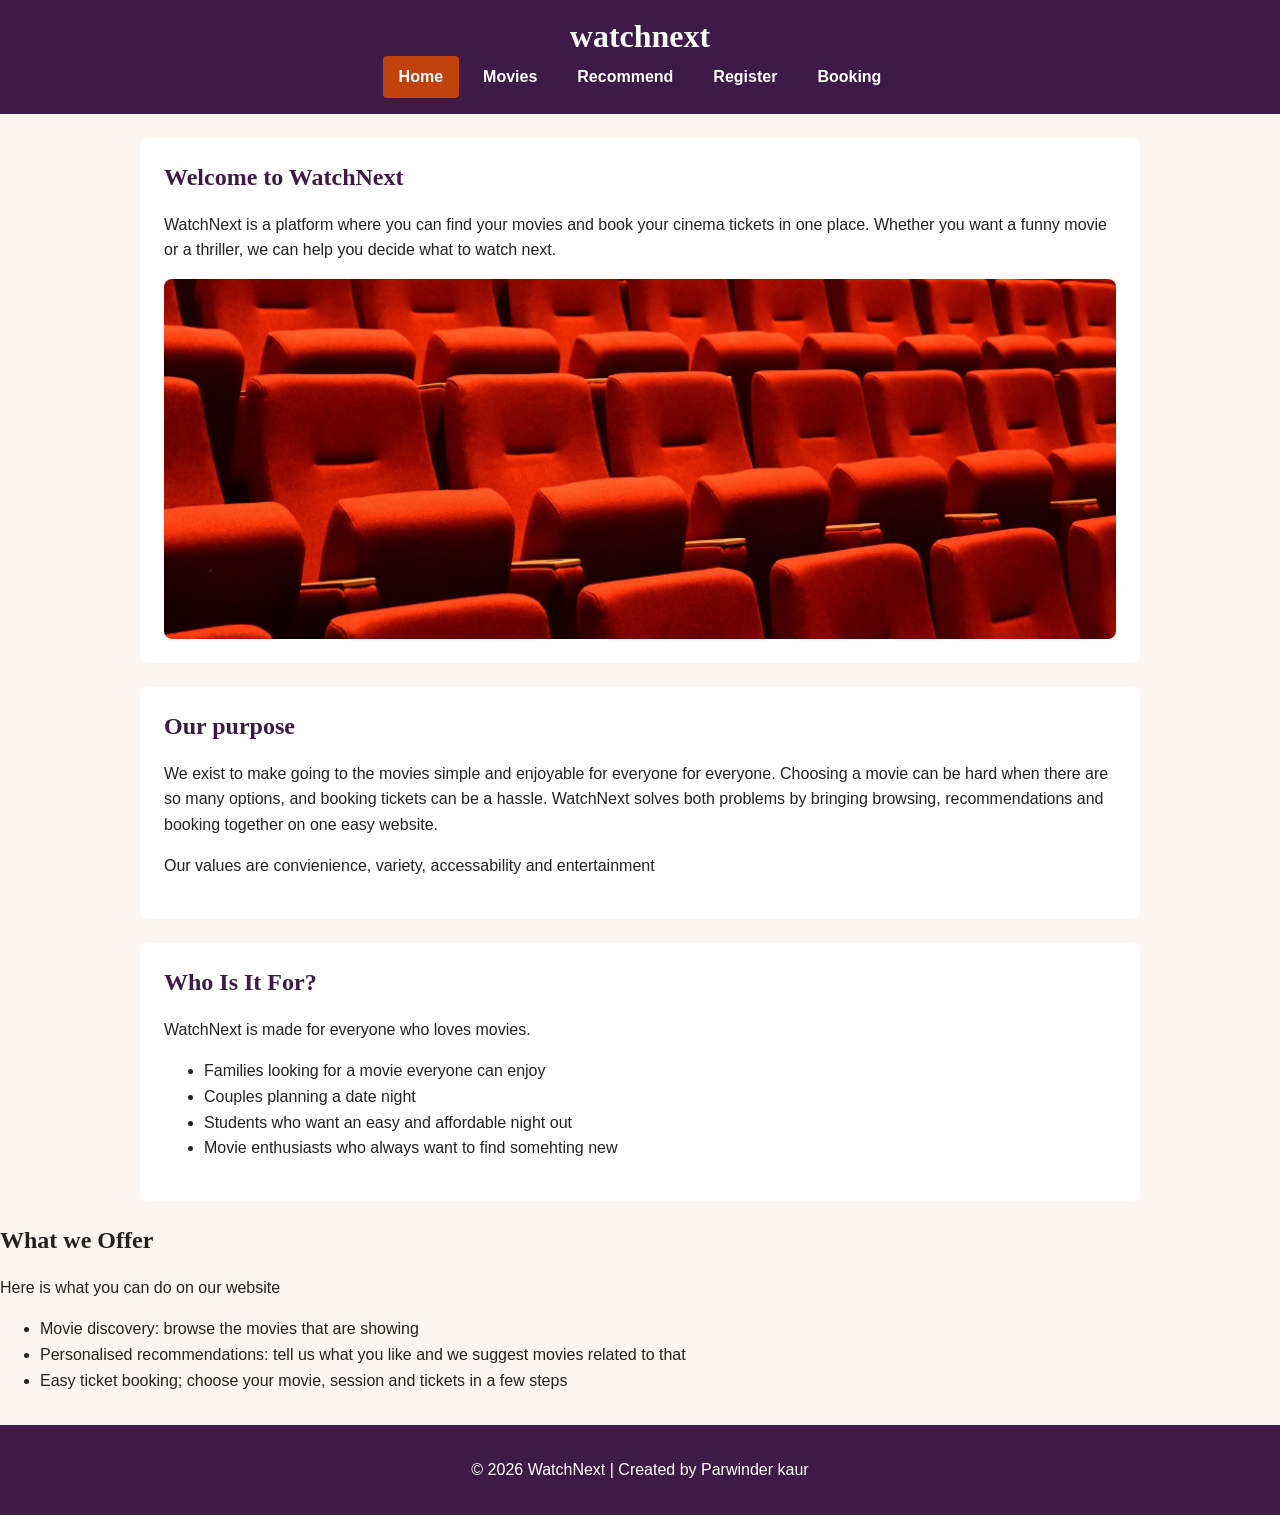
<file: index.html>
<!DOCTYPE html>
<html lang="en">
<head>
    <meta charset="UTF-8">
    <meta name="viewport" content="width=device-width, initial-scale=1.0">
    <title>Home | WatchNext</title>
    <link rel="stylesheet" href="css/style.css">
</head>
<body>
    <header>
        <h1>watchnext</h1>
        <nav>
            <a href="index.html" class="active">Home</a>
            <a href="movies.html">Movies</a>
            <a href="recommend.html">Recommend</a>
            <a href="register.html">Register</a>
            <a href="booking.html">Booking</a>
        </nav>
    </header>
<!-- welcome section with main image-->
 <section>
    <h2>Welcome to WatchNext</h2>
    <p>WatchNext is a platform where you can find your movies and book your cinema tickets in one place. Whether you want a funny movie or a thriller, we can help you decide what to watch next.</p>
    <img src="images/home-banner.jpg" alt="Movie Theatre">
 </section>
 <!--Purpose and values-->
 <section>
    <h2>Our purpose</h2>
    <p>We exist to make going to the movies simple and enjoyable for everyone for everyone. Choosing a movie can be hard when there are so many options, and booking tickets can be a hassle. WatchNext solves both problems by bringing browsing, recommendations and booking together on one easy website.</p>
    <p>Our values are convienience, variety, accessability and entertainment</p>
 </section>
 <!--target users-->
 <section>
    <h2>Who Is It For?</h2>
    <p>WatchNext is made for everyone who loves movies.</p>
    <ul>
        <li>Families looking for a movie everyone can enjoy</li>
        <li>Couples planning a date night</li>
        <li>Students who want an easy and affordable night out</li>
        <li>Movie enthusiasts who always want to find somehting new</li>
    </ul>
 </section>
 
    <h2>What we Offer</h2>
    <p>Here is what you can do on our website</p>
    <ul>
        <li>Movie discovery: browse the movies that are showing</li>
        <li>Personalised recommendations: tell us what you like and we suggest movies related to that</li>
        <li>Easy ticket booking; choose your movie, session and tickets in a few steps</li>
    </ul>
 
    <footer>
        <p>&copy; 2026 WatchNext | Created by Parwinder kaur</p>
    </footer>
    <script src="js/script.js"></script>
    
</body>
</html>
</file>
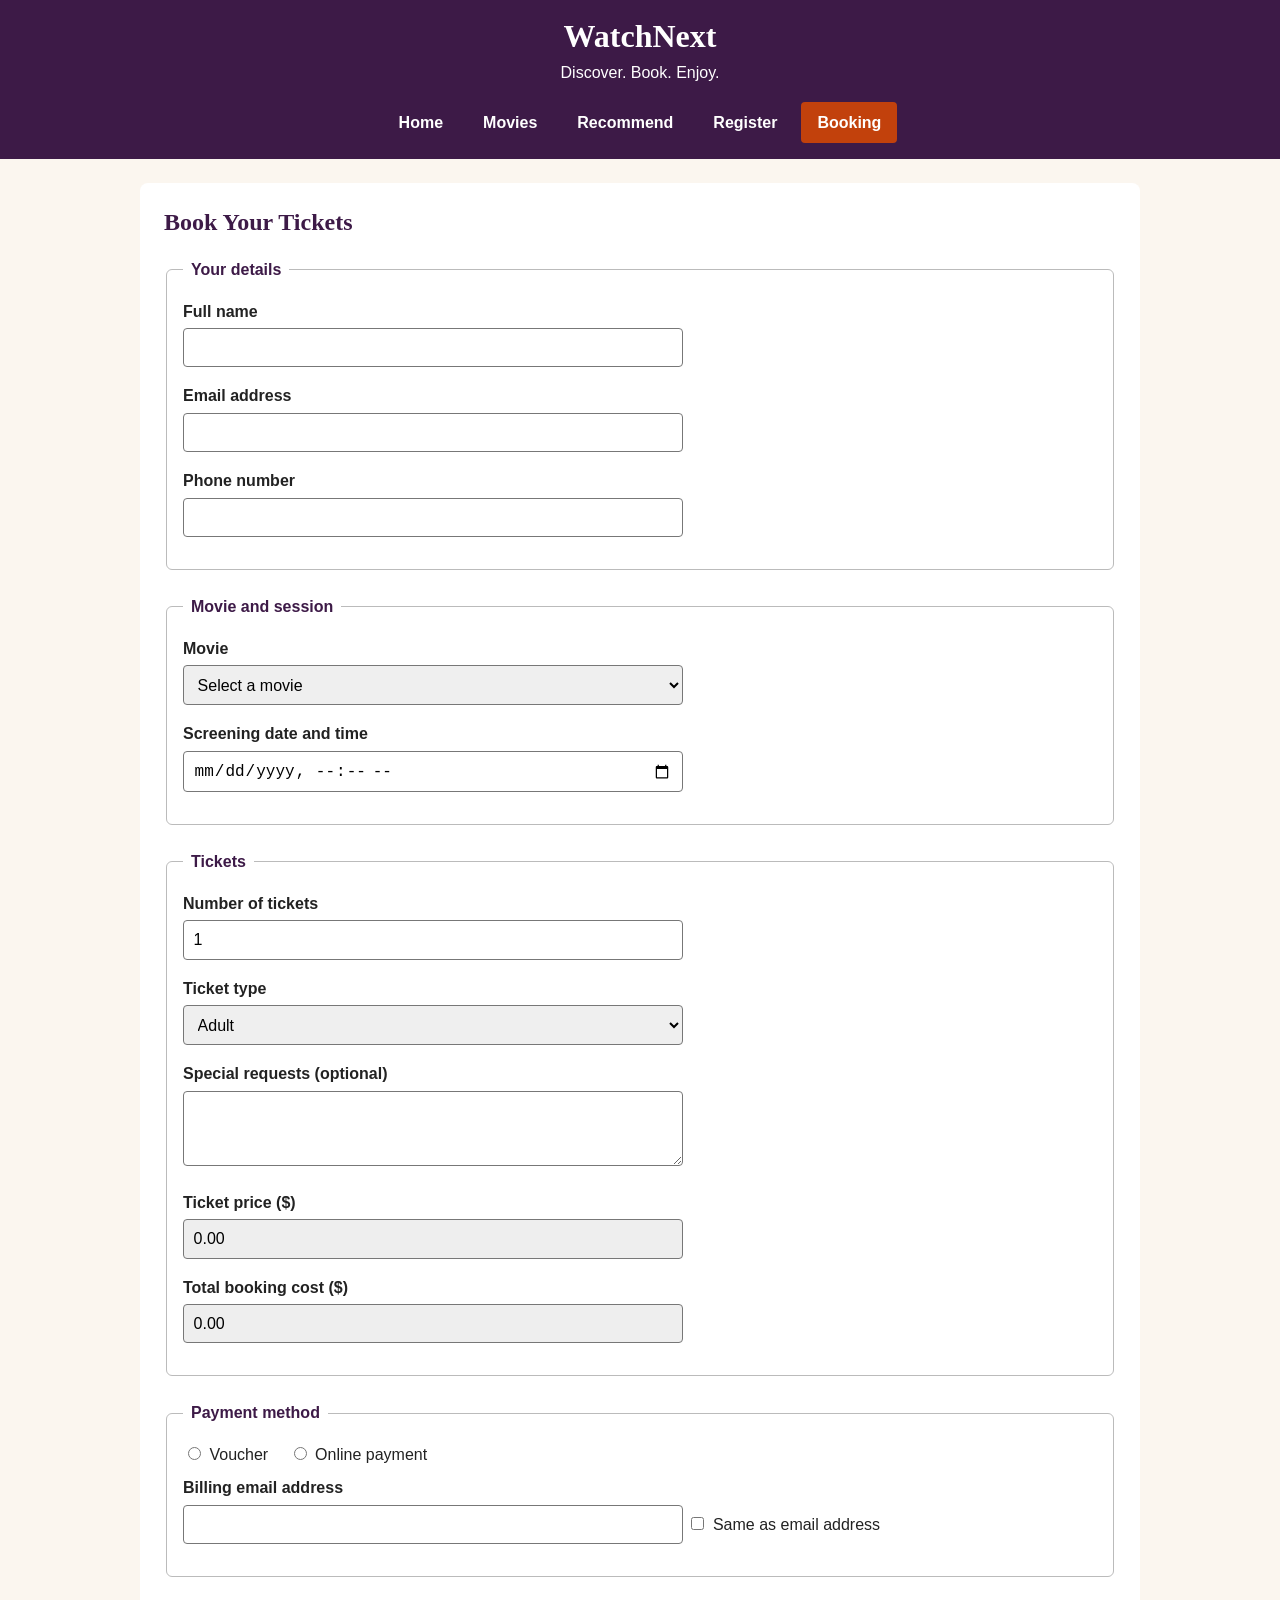
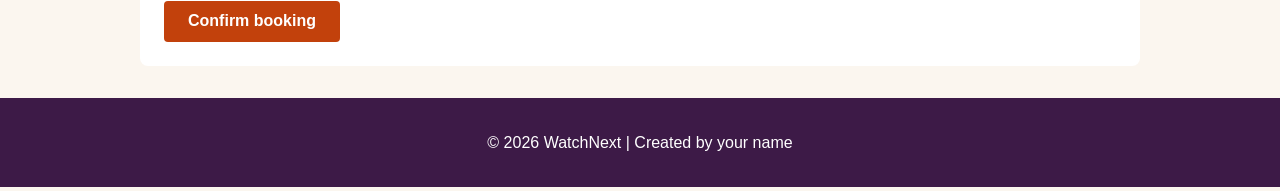
<file: booking.html>
<!DOCTYPE html>
<html lang="en">
<head>
    <meta charset="UTF-8">
    <meta name="viewport" content="width=device-width, initial-scale=1.0">
    <title>Booking | WatchNext</title>
    <link rel="stylesheet" href="css/style.css">
</head>
<body>
    <header>
        <h1>WatchNext</h1>
        <p>Discover. Book. Enjoy.</p>
        <nav>
            <a href="index.html">Home</a>
            <a href="movies.html">Movies</a>
            <a href="recommend.html">Recommend</a>
            <a href="register.html">Register</a>
            <a href="booking.html" class="active" aria-current="page">Booking</a>
        </nav>
    </header>

    <!-- Booking form -->
    <section>
        <h2>Book Your Tickets</h2>

        <form id="bookingForm" method="post" action="http://mercury.swin.edu.au/it000000/cos10005/regtest.php" novalidate>

            <!-- Personal details -->
            <fieldset>
                <legend>Your details</legend>

                <div>
                    <label for="fullName">Full name</label>
                    <input type="text" id="fullName" name="fullName">
                    <span class="error" id="fullNameError"></span>
                </div>

                <div>
                    <label for="bookingEmail">Email address</label>
                    <input type="email" id="bookingEmail" name="email">
                    <span class="error" id="bookingEmailError"></span>
                </div>

                <div>
                    <label for="bookingPhone">Phone number</label>
                    <input type="tel" id="bookingPhone" name="phone">
                    <span class="error" id="bookingPhoneError"></span>
                </div>
            </fieldset>

            <!-- Movie and session -->
            <fieldset>
                <legend>Movie and session</legend>

                <div>
                    <label for="movie">Movie</label>
                    <select id="movie" name="movie">
                        <option value="">Select a movie</option>
                        <option value="Sky" data-price="15.00">Sky</option>
                        <option value="21 Home" data-price="18.50">21 Home</option>
                        <option value="Limitless" data-price="23.00">Limitless</option>
                        <option value="Waterman" data-price="20.00">Waterman</option>
                        <option value="The Dream" data-price="22.00">The Dream</option>
                        <option value="Stargaze" data-price="19.50">Stargaze</option>
                    </select>
                    <span class="error" id="movieError"></span>
                </div>

                <div>
                    <label for="screening">Screening date and time</label>
                    <input type="datetime-local" id="screening" name="screening">
                    <span class="error" id="screeningError"></span>
                </div>
            </fieldset>

            <!-- Tickets and cost -->
            <fieldset>
                <legend>Tickets</legend>

                <div>
                    <label for="tickets">Number of tickets</label>
                    <input type="number" id="tickets" name="tickets" min="1" value="1">
                    <span class="error" id="ticketsError"></span>
                </div>

                <div>
                    <label for="ticketType">Ticket type</label>
                    <select id="ticketType" name="ticketType">
                        <option value="adult">Adult</option>
                        <option value="child">Child</option>
                        <option value="student">Student</option>
                    </select>
                </div>

                <div>
                    <label for="requests">Special requests (optional)</label>
                    <textarea id="requests" name="requests" rows="3"></textarea>
                </div>

                <div>
                    <label for="ticketPrice">Ticket price ($)</label>
                    <input type="text" id="ticketPrice" name="ticketPrice" value="0.00" readonly>
                </div>

                <div>
                    <label for="totalCost">Total booking cost ($)</label>
                    <input type="text" id="totalCost" name="totalCost" value="0.00" readonly>
                </div>
            </fieldset>

            <!-- Payment -->
            <fieldset>
                <legend>Payment method</legend>

                <input type="radio" id="payVoucher" name="payment" value="voucher">
                <label for="payVoucher">Voucher</label>
                <input type="radio" id="payOnline" name="payment" value="online">
                <label for="payOnline">Online payment</label>
                <span class="error" id="paymentError"></span>

                <!-- Shown only when Voucher is selected -->
                <div id="voucherFields" hidden>
                    <label for="voucherCode">Voucher code (12 digits)</label>
                    <input type="text" id="voucherCode" name="voucherCode" inputmode="numeric" maxlength="12">
                    <span class="error" id="voucherCodeError"></span>
                </div>

                <!-- Shown only when Online payment is selected -->
                <div id="cardFields" hidden>
                    <label for="cardType">Card type</label>
                    <select id="cardType" name="cardType">
                        <option value="visa">Visa</option>
                        <option value="mastercard">Mastercard</option>
                        <option value="amex">American Express</option>
                    </select>

                    <label for="cardNumber">Card number (use a fake number for testing)</label>
                    <input type="text" id="cardNumber" name="cardNumber" inputmode="numeric" maxlength="16" autocomplete="off">
                    <span class="error" id="cardNumberError"></span>
                </div>

                <!-- Billing email -->
                <div>
                    <label for="billingEmail">Billing email address</label>
                    <input type="email" id="billingEmail" name="billingEmail">
                    <input type="checkbox" id="sameEmail" name="sameEmail">
                    <label for="sameEmail">Same as email address</label>
                    <span class="error" id="billingEmailError"></span>
                </div>
            </fieldset>

            <button type="submit">Confirm booking</button>
        </form>
    </section>

    <footer>
        <p>&copy; 2026 WatchNext | Created by your name</p>
    </footer>

    <script src="js/script.js"></script>
</body>
</html>
</file>
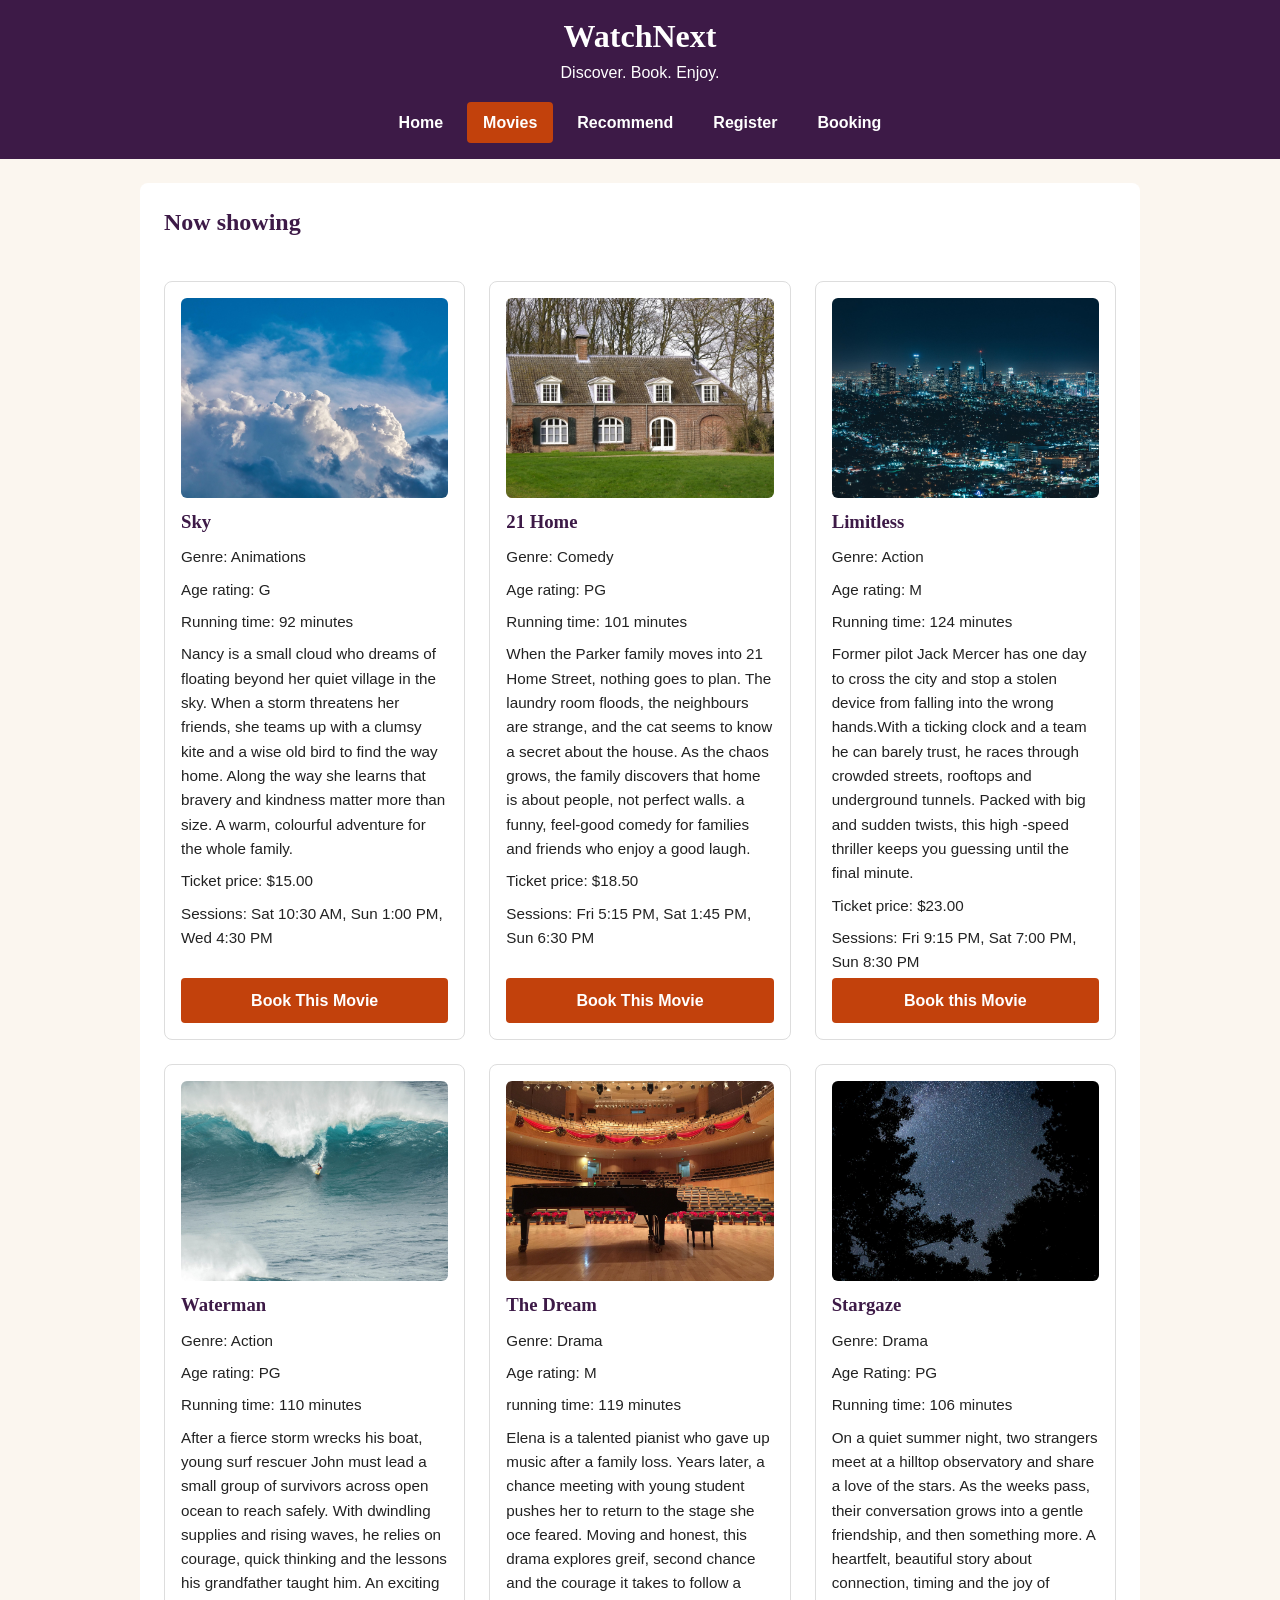
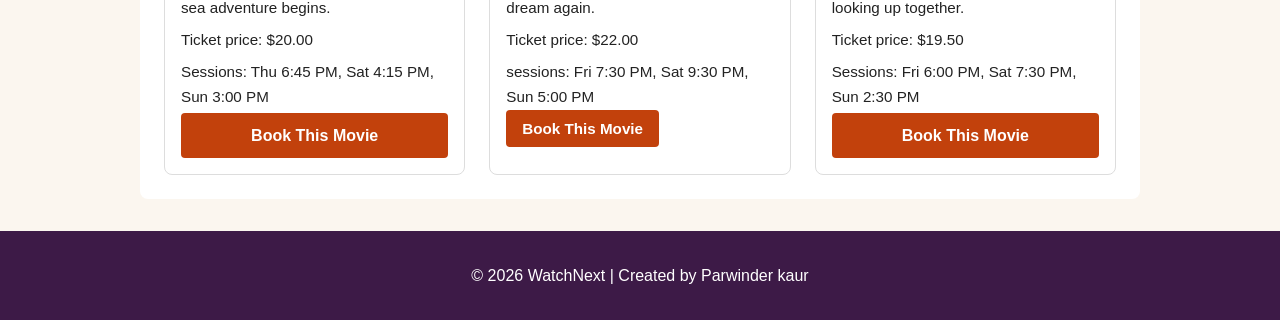
<file: movies.html>
<!DOCTYPE html>
<html lang="en">
<head>
    <meta charset="UTF-8">
    <meta name="viewport" content="width=device-width, initial-scale=1.0">
    <title>Movies | WatchNext</title>
    <link rel="stylesheet" href="css/style.css">
</head>
<body>
    <header>
        <h1>WatchNext</h1>
        <p>Discover. Book. Enjoy.</p>
        <nav>
            <a href="index.html">Home</a>
            <a href="movies.html" class="active" aria-current="page">Movies</a>
            <a href="recommend.html">Recommend</a>
            <a href="register.html">Register</a>
            <a href="booking.html">Booking</a>
        </nav>
    </header>
    <!--Movie listing-->
    <section class="movie-list">
        <h2>Now showing</h2>
    <!--Movie 1-->
    <article>
        <img src="images/movie1.jpg" alt="Describe what the picture shows">
        <h3>Sky</h3>
        <p>Genre: Animations</p>
        <p>Age rating: G</p>
        <p>Running time: 92 minutes</p>
        <p>Nancy is a small cloud who dreams of floating beyond her quiet village in the sky. When a storm threatens her friends, she teams up with a clumsy kite and a wise old bird to find the way home. Along the way she learns that bravery and kindness matter more than size. A warm, colourful adventure for the whole family.</p>
        <p>Ticket price: $15.00</p>
        <p>Sessions: Sat 10:30 AM, Sun 1:00 PM, Wed 4:30 PM</p>
        <a href="booking.html?movie=Sky">Book This Movie</a>
    </article>
    <!--Movie 2: 21 Home-->
    <article>
        <img src="images/movie2.jpg" alt="A cozy family house with a front garden">
        <h3>21 Home</h3>
        <p>Genre: Comedy</p>
        <p>Age rating: PG</p>
        <p>Running time: 101 minutes</p>
        <p>When the Parker family moves into 21 Home Street, nothing goes to plan. The laundry room floods, the neighbours are strange, and the cat seems to know a secret about the house. As the chaos grows, the family discovers that home is about people, not perfect walls. a funny, feel-good comedy for families and friends who enjoy a good laugh.</p>
        <p>Ticket price: $18.50</p>
        <p>Sessions: Fri 5:15 PM, Sat 1:45 PM, Sun 6:30 PM</p>
        <a href="booking.html?movie=21%20Home">Book This Movie</a>
    </article>
<!--Movie 3: Limitless-->
<article>
    <img src="images/movie3.jpg" alt="A city skyline at night with glowing lights">
    <h3>Limitless</h3>
    <p>Genre: Action</p>
    <p>Age rating: M</p>
    <p>Running time: 124 minutes</p>
    <p>Former pilot Jack Mercer has one day to cross the city and stop a stolen device from falling into the wrong hands.With a ticking clock and a team he can barely trust, he races through crowded streets, rooftops and underground tunnels. Packed with big and sudden twists, this high -speed thriller keeps you guessing until the final minute.</p>
    <p>Ticket price: $23.00</p>
    <p>Sessions: Fri 9:15 PM, Sat 7:00 PM, Sun 8:30 PM</p>
    <a href="booking.html?movie=Limitless">Book this Movie</a>
</article>
<!--Movie 4: Waterman-->
<article>
    <img src="images/movie4.jpg" alt="A surfer paddling out into large ocean waves">
    <h3>Waterman</h3>
    <p>Genre: Action</p>
    <p>Age rating: PG</p>
    <p>Running time: 110 minutes</p>
    <p>After a fierce storm wrecks his boat, young surf rescuer John must lead a small group of survivors across open ocean to reach safely. With dwindling supplies and rising waves, he relies on courage, quick thinking and the lessons his grandfather taught him. An exciting sea adventure begins.</p>
    <p>Ticket price: $20.00</p>
    <p>Sessions: Thu 6:45 PM, Sat 4:15 PM, Sun 3:00 PM</p>
    <a href="booking.html?movie=Waterman">Book This Movie</a>
</article>
<!--Movie 5: The Dream-->
<article>
    <img src="images/movie5.jpg" alt="A grand pianoon an empty theatre stage">
    <h3>The Dream</h3>
    <p>Genre: Drama</p>
    <p>Age rating: M</p>
    <p>running time: 119 minutes</p>
    <p>Elena is a talented pianist who gave up music after a family loss. Years later, a chance meeting with young student pushes her to return to the stage she oce feared. Moving and honest, this drama explores greif, second chance and the courage it takes to follow a dream again.</p>
    <p>Ticket price: $22.00</p>
    <p>sessions: Fri 7:30 PM, Sat 9:30 PM, Sun 5:00 PM<p>
    <a href="booking.htmlmovie=The%20Dream">Book This Movie</a>
</article>
<!--Movie 6: Stargaze-->
<article>
    <img src="images/movie6.jpg" alt="A starry night sky above a quiet hilltop">
    <h3>Stargaze</h3>
    <p>Genre: Drama</p>
    <p>Age Rating: PG</p>
    <p>Running time: 106 minutes</p>
    <p>On a quiet summer night, two strangers meet at a hilltop observatory and share a love of the stars. As the weeks pass, their conversation grows into a gentle friendship, and then something more. A heartfelt, beautiful story about connection, timing and the joy of looking up together.</p>
    <p>Ticket price: $19.50</p>
    <p>Sessions: Fri 6:00 PM, Sat 7:30 PM, Sun 2:30 PM</p>
    <a href="booking.html?movie=Stargaze">Book This Movie</a>
</article>
    </section>
    <footer>
        <p>&copy; 2026 WatchNext | Created by Parwinder kaur</p>
    </footer>
    <script src="js/script.js"></script>
</body>
</html>
</file>
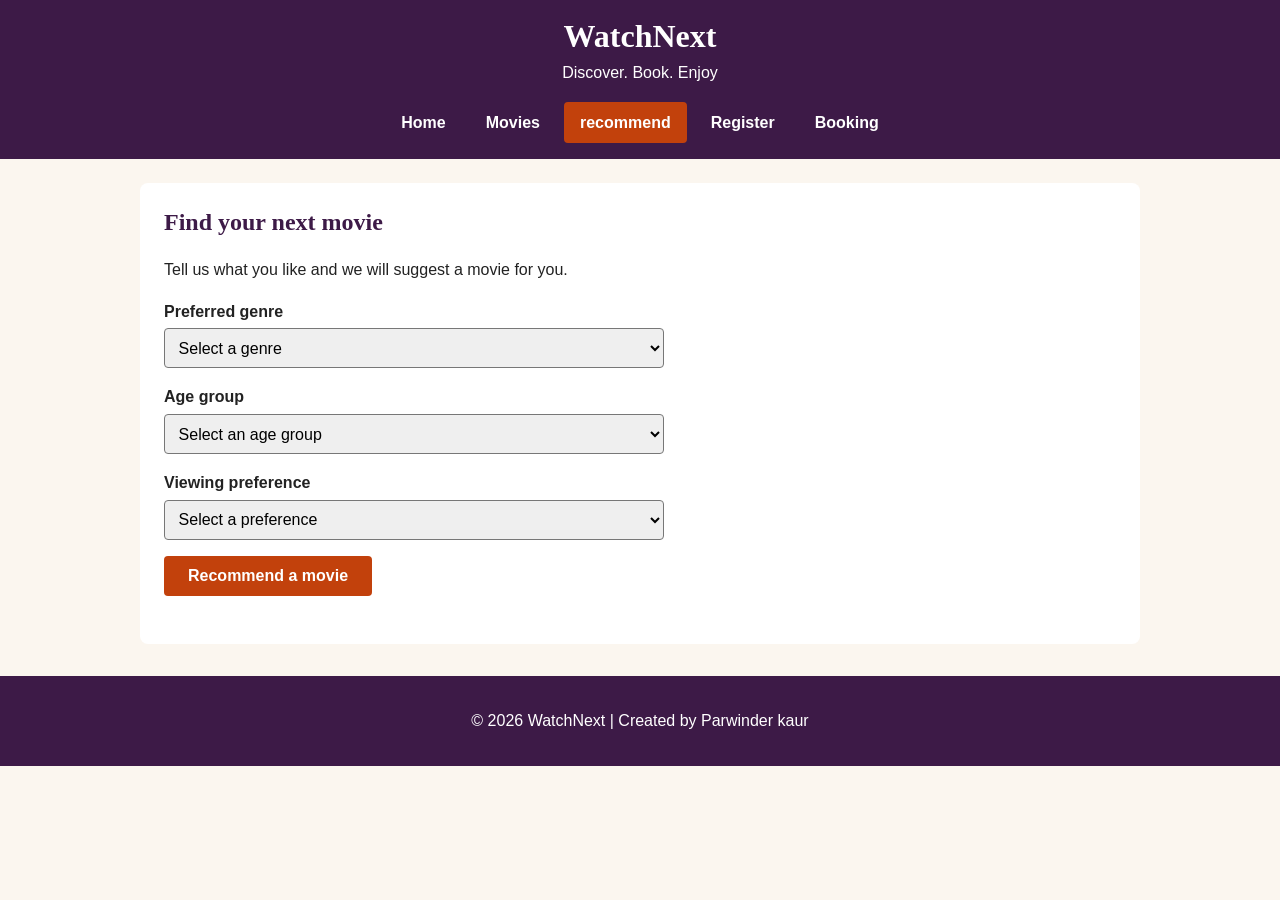
<file: recommend.html>
<!DOCTYPE html>
<html lang="en">
<head>
    <meta charset="UTF-8">
    <meta name="viewport" content="width=device-width, initial-scale=1.0">
    <title>Recommend | WatchNext</title>
    <link rel="stylesheet" href="css/style.css">
</head>
<body>
    <header>
        <h1>WatchNext</h1>
        <p>Discover. Book. Enjoy</p>
        <nav>
            <a href="index.html">Home</a>
            <a href="movies.html">Movies</a>
            <a href="recommend.html" class="active" aria-current="page">recommend</a>
            <a href="register.html">Register</a>
            <a href="booking.html">Booking</a>
        </nav>
    </header>
    <!--Recommendations form-->
    <section>
        <h2>Find your next movie</h2>
        <p>Tell us what you like and we will suggest a movie for you.</p>
                <form id="recommendForm" novalidate>

            <!-- Preferred genre -->
            <div>
                <label for="genre">Preferred genre</label>
                <select id="genre" name="genre">
                    <option value="">Select a genre</option>
                    <option value="action">Action</option>
                    <option value="comedy">Comedy</option>
                    <option value="animation">Animation</option>
                    <option value="drama">Drama</option>
                </select>
                <span class="error" id="genreError"></span>
            </div>
            <!-- Age group -->
            <div>
                <label for="ageGroup">Age group</label>
                <select id="ageGroup" name="ageGroup">
                    <option value="">Select an age group</option>
                    <option value="child">Child</option>
                    <option value="teen">Teen</option>
                    <option value="adult">Adult</option>
                </select>
                <span class="error" id="ageGroupError"></span>
            </div>

            <!-- Viewing preference -->
            <div>
                <label for="viewing">Viewing preference</label>
                <select id="viewing" name="viewing">
                    <option value="">Select a preference</option>
                    <option value="family">Family</option>
                    <option value="date">Date Night</option>
                    <option value="friends">Friends</option>
                    <option value="solo">Solo</option>
                </select>
                <span class="error" id="viewingError"></span>
            </div>

            <button type="submit">Recommend a movie</button>
        </form>

        <!-- JavaScript will show the recommended movie here -->
        <div id="recommendationResult" aria-live="polite"></div>
     </section>
    <footer>
        <p>&copy; 2026 WatchNext | Created by Parwinder kaur</p>
    </footer>
    <script src="js/script.js"></script>
    
</body>
</html>
</file>
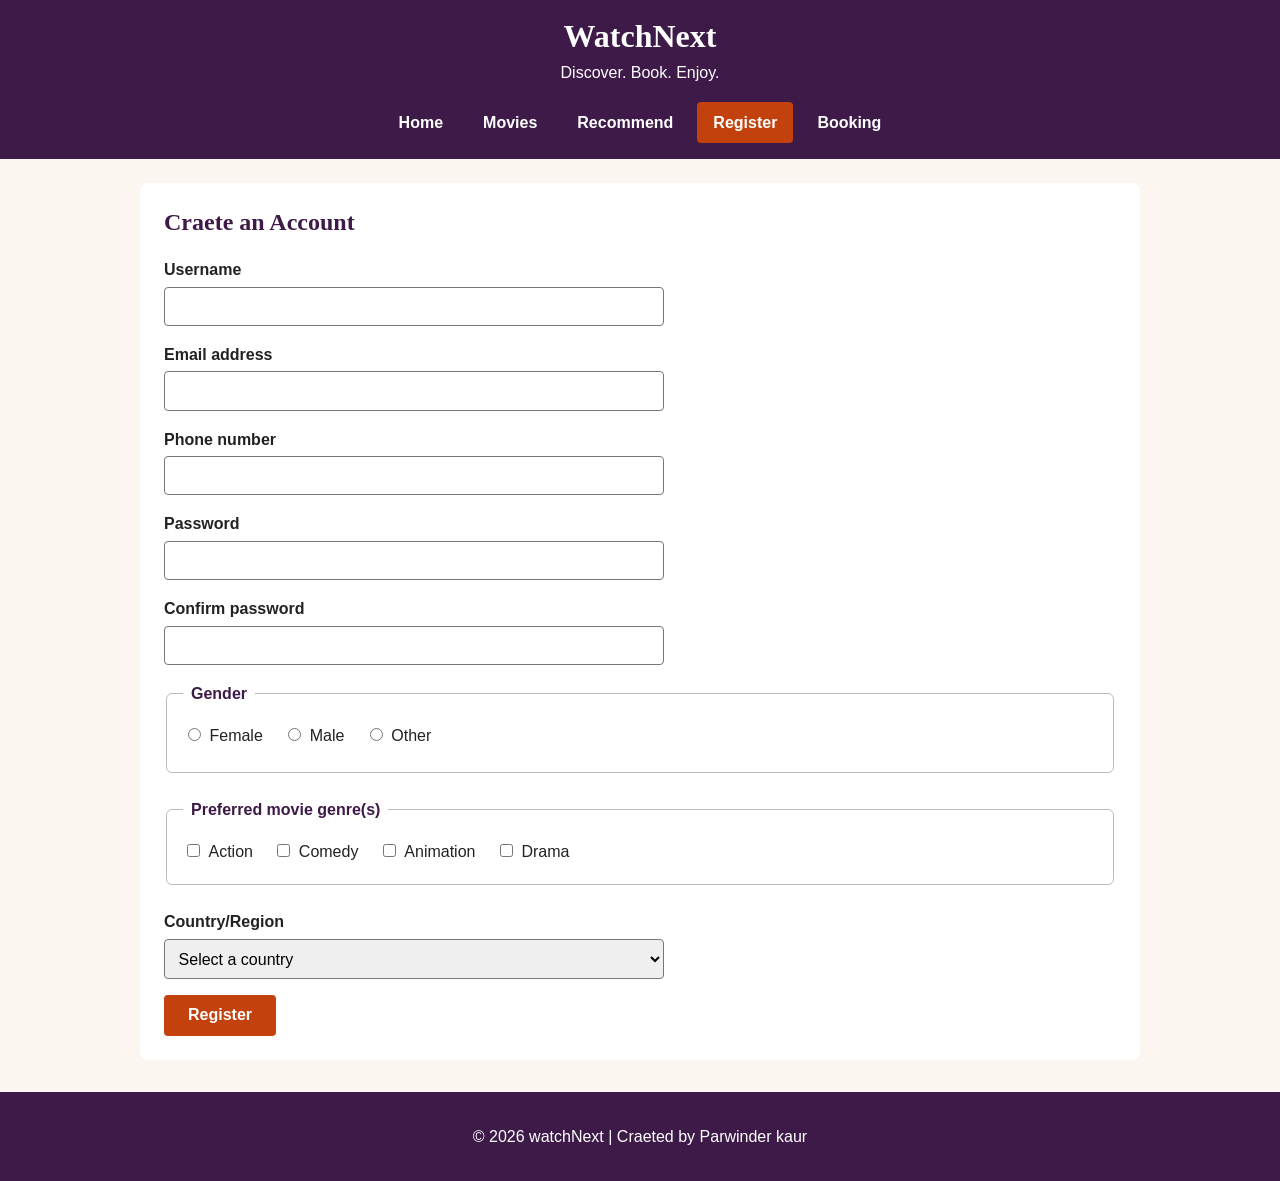
<file: register.html>
<!DOCTYPE html>
<html lang="en">
<head>
    <meta charset="UTF-8">
    <meta name="viewport" content="width=device-width, initial-scale=1.0">
    <title>Register | WatchNext</title>
    <link rel="stylesheet" href="css/style.css">
</head>
<body>
    <header>
        <h1>WatchNext</h1>
        <p>Discover. Book. Enjoy.</p>
        <nav>
            <a href="index.html">Home</a>
            <a href="movies.html">Movies</a>
            <a href="recommend.html">Recommend</a>
            <a href="register.html" class="active" aria-current="page">Register</a>
            <a href="booking.html">Booking</a>
        </nav>
    </header>
    <!--Registration form-->
    <section>
        <h2>Craete an Account</h2>
        <form id="registerForm" method="post" novalidate>
            <!--Username-->
            <div>
                <label for="username">Username</label>
                <input type="text" id="username" name="username">
                <span class="error" id="usernameError"></span>
            </div>
            <!--Email-->
            <div>
                <label for="email">Email address</label>
                <input type="email" id="email" name="email">
                <span class="error" id="emailError"></span>
            </div>
            <!--Phone-->
            <div>
                <label for="phone">Phone number</label>
                <input type="tel" id="phone" name="phone">
                <span class="error" id="phoneError"></span>
            </div>
            <!--Password-->
            <div>
                <label for="password">Password</label>
                <input type="password" id="password" name="password">
                <span class="error" id="passwordError"></span>
            </div>
            <!--Confirm password-->
            <div>
                <label for="confirmPassword">Confirm password</label>
                <input type="password" id="confirmPassword" name="confirmPassword">
                <span class="error" id="confirmPasswordError"></span>
            </div>
            <!--Gender-->
            <fieldset>
                <legend>Gender</legend>
                <input type="radio" id="genderFemale" name="gender" value="female">
                <label for="genderFemale">Female</label>
                <input type="radio" id="genderMale" name="gender" value="male">
                <label for="genderMale">Male</label>
                <input type="radio" id="genderOther" name="gender" value="other">
                <label for="genderOther">Other</label>
                <span class="error" id="genderError"></span>
            </fieldset>
            <!--Preferred genres-->
            <fieldset>
                <legend>Preferred movie genre(s)</legend>
                <input type="checkbox" id="genreAction" name="genre" value="action">
                <label for="genreAction">Action</label>
                <input type="checkbox" id="genreComedy" name="genre" value="comedy">
                <label for="genreComedy">Comedy</label>
                <input type="checkbox" id="genreAnimation" name="genre" value="animation">
                <label for="genreAnimation">Animation</label>
                <input type="checkbox" id="genreDrama" name="genre" value="drama">
                <label for="genreDrama">Drama</label>
            </fieldset>
            <!--Country-->
            <div>
            <label for="country">Country/Region</label>
            <select id="country" name="country">
                <option value="">Select a country</option>
                <option value="australia">Australia</option>
                <option value="india">India</option>
                <option value="china">China</option>
                <option value="nepal">Nepal</option>
                <option value="new-zealand">New-Zealand</option>
                <option value="united-kingdom">United Kingdom</option>
                <option value="other">Other</option>
            </select>
            <span class="error" id="countryError"></span>
            <span class="error" id="genreError"></span>
            </div>
            <!--Submit-->
            <button type="submit">Register</button>
        </form>
</section>
<footer>
    <p>&copy; 2026 watchNext | Craeted by Parwinder kaur</p>
</footer>
<script src="js/script.js"></script>
    
</body>
</html>
</file>
<file: css/style.css>
/* =====================================================
   WatchNext - style.css
   Sections: 1 Base, 2 Header/Nav, 3 Content, 4 Movies,
             5 Forms, 6 Footer, 7 Responsive
   ===================================================== */

/* ===== 1. Base styles ===== */
:root {
    --primary: #3d1a47;      /* plum: header, footer, headings */
    --accent: #c2410c;       /* burnt orange: highlights, buttons */
    --accent-dark: #9a3412;  /* darker orange for button hover */
    --light: #fbf6ef;        /* warm cream page background */
    --hover: #5b2d68;        /* nav hover colour */
    --text: #222222;         /* body text */
    --error: #b00020;        /* error messages */
}

* {
    box-sizing: border-box;
}

body {
    margin: 0;
    font-family: Arial, Helvetica, sans-serif;
    font-size: 1rem;
    line-height: 1.6;
    color: var(--text);
    background-color: var(--light);
}

img {
    max-width: 100%;
    height: auto;
}

h1,
h2,
h3 {
    font-family: Georgia, "Times New Roman", serif;
    line-height: 1.25;
}

/* Hidden elements (used by JavaScript later) */
[hidden] {
    display: none;
}

/* Visible keyboard focus (accessibility) */
a:focus,
button:focus,
input:focus,
select:focus,
textarea:focus {
    outline: 3px solid var(--accent);
    outline-offset: 2px;
}

header a:focus {
    outline-color: #ffbf47;
}

/* ===== 2. Header and navigation ===== */
header {
    background-color: var(--primary);
    color: #ffffff;
    padding: 1rem 1.5rem 0;
    text-align: center;
}

header h1 {
    margin: 0;
    font-size: 2rem;
}

header p {
    margin: 0.25rem 0 1rem;
}

nav {
    display: flex;
    flex-wrap: wrap;
    justify-content: center;
    gap: 0.5rem;
    padding-bottom: 1rem;
}

nav a {
    color: #ffffff;
    text-decoration: none;
    font-weight: bold;
    padding: 0.5rem 1rem;
    border-radius: 4px;
}

nav a:hover,
nav a:focus {
    background-color: var(--hover);
}

/* Current page highlight */
nav a.active {
    background-color: var(--accent);
}

/* ===== 3. Content sections ===== */
section {
    max-width: 1000px;
    margin: 1.5rem auto;
    padding: 1.5rem;
    background-color: #ffffff;
    border-radius: 8px;
}

section h2 {
    margin-top: 0;
    color: var(--primary);
}

/* Main image on the home page */
section > img {
    display: block;
    width: 100%;
    max-height: 360px;
    object-fit: cover;
    margin: 1rem auto 0;
    border-radius: 8px;
}

/* ===== 4. Movie cards (movies.html) ===== */
.movie-list {
    display: grid;
    grid-template-columns: repeat(3, 1fr);
    gap: 1.5rem;
}

/* The heading spans the full width of the grid */
.movie-list h2 {
    grid-column: 1 / -1;
}

article {
    display: flex;
    flex-direction: column;
    padding: 1rem;
    background-color: #ffffff;
    border: 1px solid #dddddd;
    border-radius: 8px;
}

article img {
    width: 100%;
    height: 200px;
    object-fit: cover;
    border-radius: 6px;
}

article h3 {
    margin: 0.75rem 0 0.5rem;
    color: var(--primary);
}

article p {
    margin: 0.25rem 0;
    font-size: 0.95rem;
}

/* Book button at the bottom of each card */
article a {
    margin-top: auto;
    padding: 0.6rem 1rem;
    background-color: var(--accent);
    color: #ffffff;
    text-align: center;
    text-decoration: none;
    font-weight: bold;
    border-radius: 4px;
}

article a:hover {
    background-color: var(--accent-dark);
}

/* Recommendation result box (recommend.html) */
#recommendationResult {
    margin-top: 1.5rem;
}

/* ===== 5. Forms ===== */
form div {
    margin-bottom: 1rem;
}

label {
    display: block;
    margin-bottom: 0.25rem;
    font-weight: bold;
}

input[type="text"],
input[type="email"],
input[type="tel"],
input[type="password"],
input[type="number"],
input[type="datetime-local"],
select,
textarea {
    width: 100%;
    max-width: 500px;
    padding: 0.6rem;
    font-size: 1rem;
    border: 1px solid #777777;
    border-radius: 4px;
}

/* Radio buttons and checkboxes sit inline with their labels */
input[type="radio"],
input[type="checkbox"] {
    margin-right: 0.25rem;
}

input[type="radio"] + label,
input[type="checkbox"] + label {
    display: inline-block;
    margin-right: 1rem;
    font-weight: normal;
}

/* Price and total boxes the user cannot edit */
input[readonly] {
    background-color: #eeeeee;
}

fieldset {
    margin-bottom: 1.5rem;
    padding: 1rem;
    border: 1px solid #bbbbbb;
    border-radius: 6px;
}

legend {
    padding: 0 0.5rem;
    font-weight: bold;
    color: var(--primary);
}

/* Error messages written by JavaScript */
.error {
    display: block;
    margin-top: 0.25rem;
    font-size: 0.9rem;
    color: var(--error);
}

button {
    padding: 0.7rem 1.5rem;
    font-size: 1rem;
    font-weight: bold;
    color: #ffffff;
    background-color: var(--accent);
    border: none;
    border-radius: 4px;
    cursor: pointer;
}

button:hover {
    background-color: var(--accent-dark);
}

/* ===== 6. Footer ===== */
footer {
    margin-top: 2rem;
    padding: 1rem;
    background-color: var(--primary);
    color: #ffffff;
    text-align: center;
}

/* ===== 7. Responsive design ===== */

/* Tablet: 768px to 1023px */
@media (min-width: 768px) and (max-width: 1023px) {
    .movie-list {
        grid-template-columns: repeat(2, 1fr);
    }

    section {
        margin: 1.25rem 1rem;
    }
}

/* Mobile: 767px and below */
@media (max-width: 767px) {
    header h1 {
        font-size: 1.6rem;
    }

    nav {
        flex-direction: column;
        align-items: stretch;
    }

    nav a {
        text-align: center;
    }

    section {
        margin: 1rem 0.75rem;
        padding: 1rem;
    }

    .movie-list {
        grid-template-columns: 1fr;
    }

    input[type="text"],
    input[type="email"],
    input[type="tel"],
    input[type="password"],
    input[type="number"],
    input[type="datetime-local"],
    select,
    textarea {
        max-width: 100%;
    }
}
</file>
